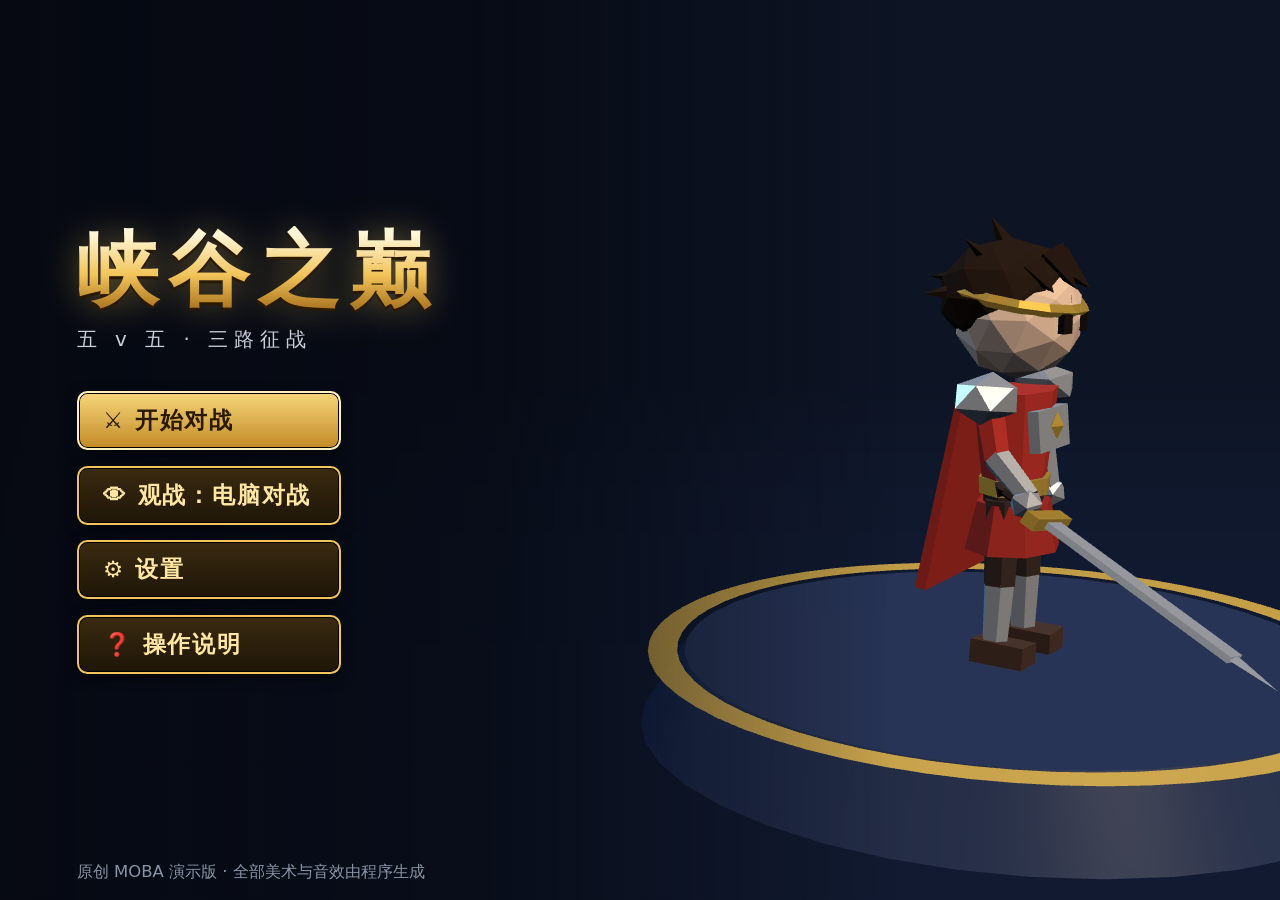
<file: index.html>
<!doctype html>
<html lang="zh-CN">
<head>
<meta charset="utf-8">
<meta name="viewport" content="width=device-width, initial-scale=1, maximum-scale=1, user-scalable=no, viewport-fit=cover">
<meta name="apple-mobile-web-app-capable" content="yes">
<meta name="mobile-web-app-capable" content="yes">
<meta name="theme-color" content="#05070c">
<title>峡谷之巅</title>
<link rel="icon" href="data:,">
<link rel="stylesheet" href="style.css">
<script type="importmap">{ "imports": { "three": "./lib/three.module.min.js" } }</script>
</head>
<body>
<div id="app">
  <div id="view"></div>
  <div id="hud"></div>
  <div id="screens"></div>
</div>
<div id="rotate-tip"><div class="ph"></div><p class="m">请把手机横过来玩</p><p class="d">窗口太窄了，请把浏览器窗口拉宽</p></div>
<div id="boot"><div class="t">峡谷之巅</div><div class="bar"><i></i></div><div class="msg">正在准备战场…</div></div>
<noscript>需要开启 JavaScript 才能运行游戏</noscript>
<script type="module" src="src/main.js"></script>
</body>
</html>
</file>
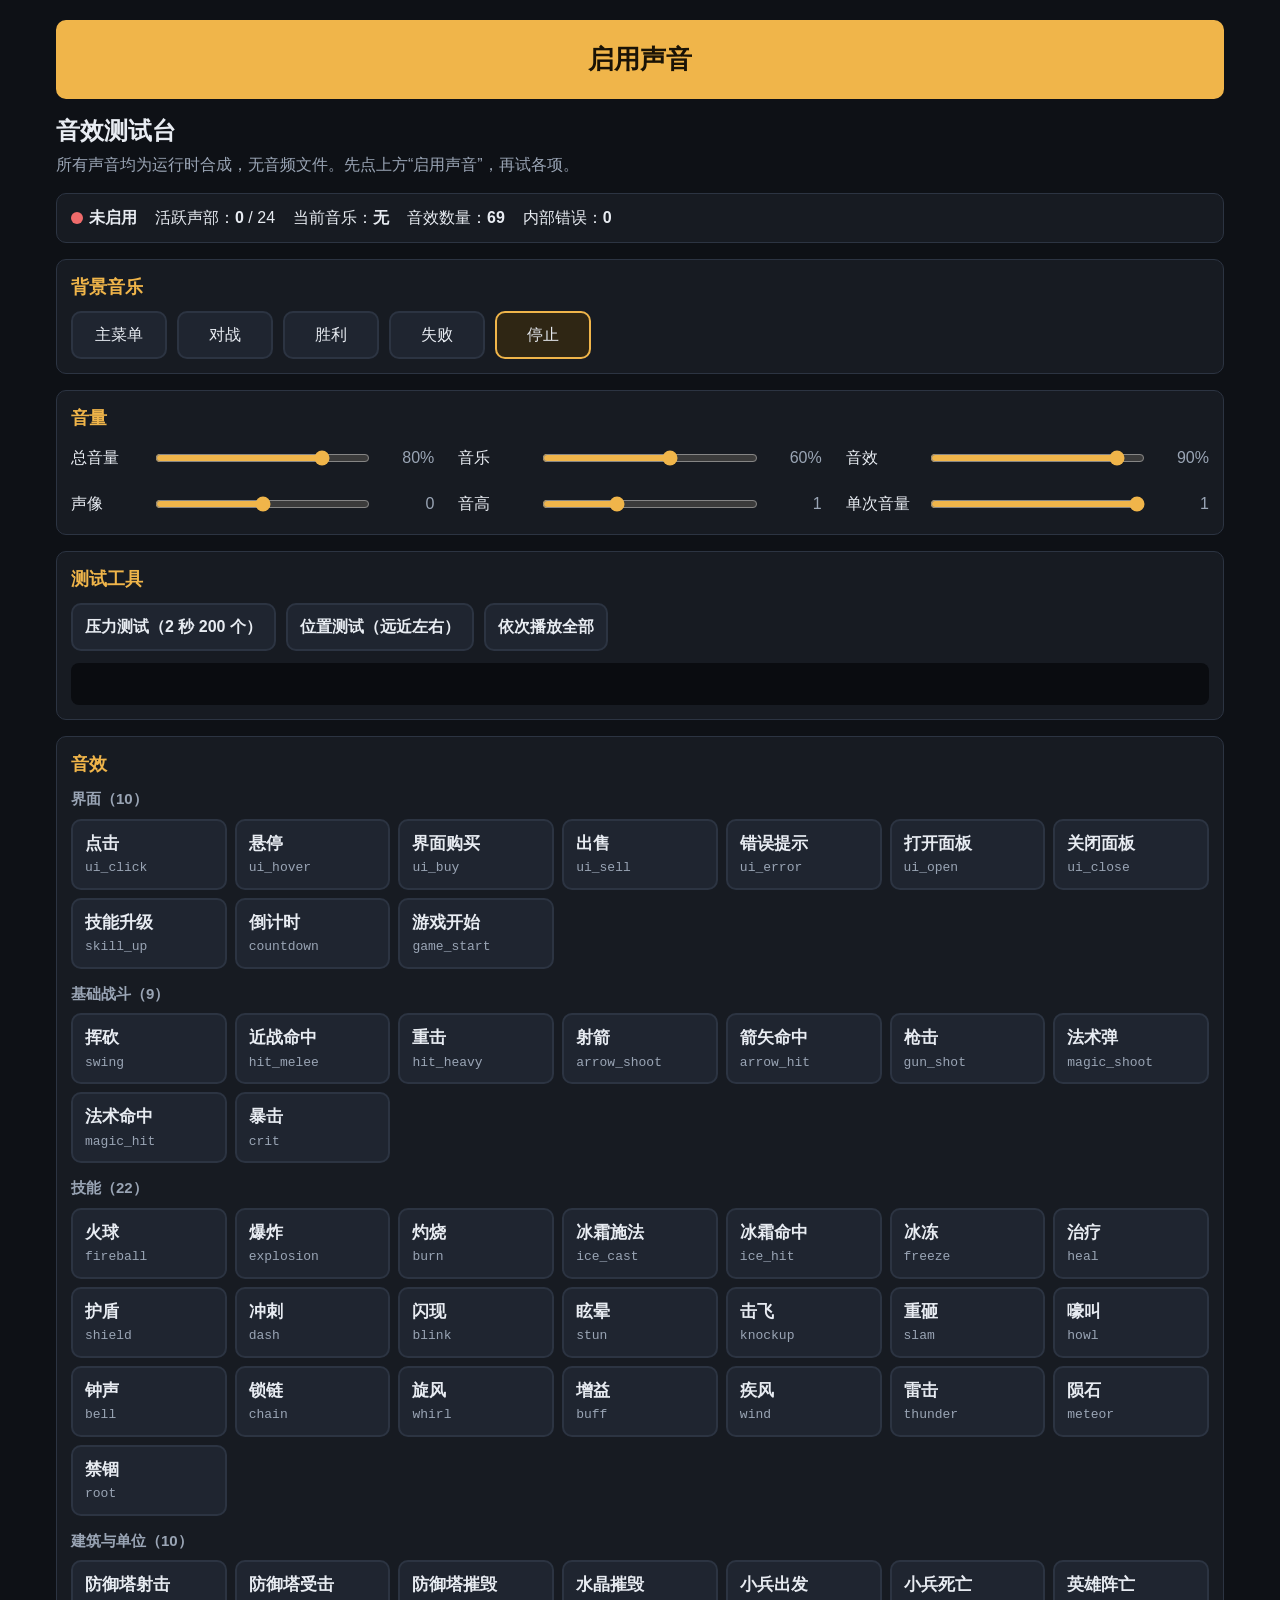
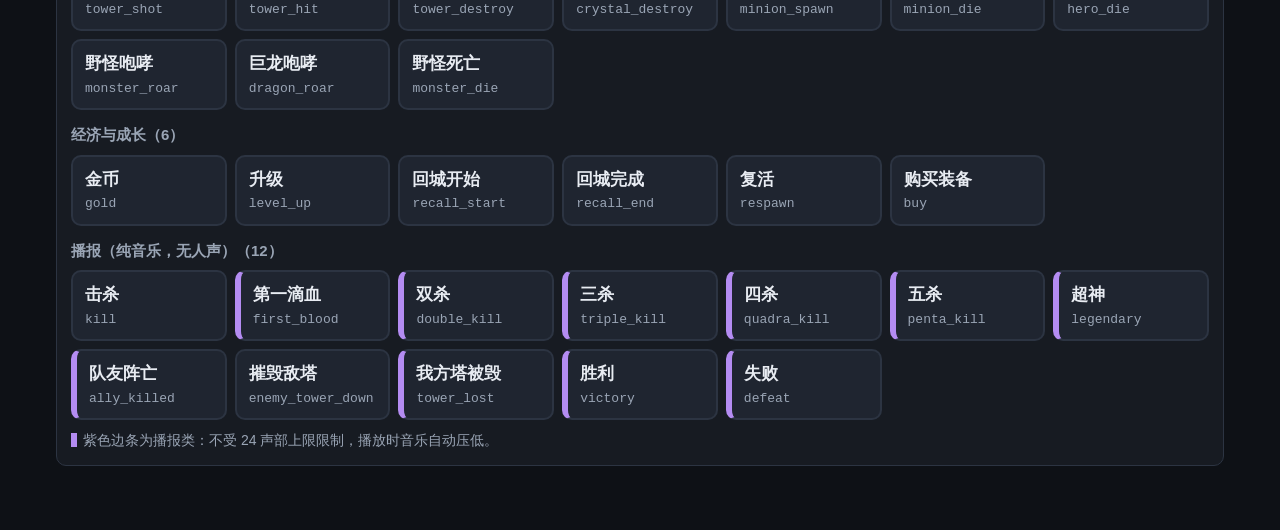
<file: tests/audio_test.html>
<!doctype html>
<html lang="zh-CN">
<head>
<meta charset="utf-8">
<meta name="viewport" content="width=device-width, initial-scale=1">
<title>音效测试台</title>
<style>
  :root {
    color-scheme: dark;
    --bg: #0e1116;
    --panel: #171b22;
    --panel-2: #1f2530;
    --line: #2c3442;
    --text: #e8ecf2;
    --muted: #9aa5b5;
    --accent: #f0b54a;
    --accent-ink: #1a1306;
    --ok: #4cc38a;
    --bad: #ef6b6b;
    --ann: #b48cf2;
    --radius: 10px;
  }
  * { box-sizing: border-box; }
  html, body { margin: 0; background: var(--bg); color: var(--text); }
  body {
    font: 16px/1.5 -apple-system, BlinkMacSystemFont, "PingFang SC", "Microsoft YaHei", "Noto Sans CJK SC", sans-serif;
    padding: 20px 16px 48px;
    max-width: 1200px;
    margin: 0 auto;
  }
  h1 { font-size: 24px; margin: 0 0 4px; }
  h2 { font-size: 18px; margin: 0 0 10px; color: var(--accent); }
  p.sub { margin: 0 0 16px; color: var(--muted); }
  button {
    font: inherit; color: var(--text); background: var(--panel-2);
    border: 2px solid var(--line); border-radius: var(--radius);
    padding: 10px 12px; cursor: pointer; min-height: 48px;
    transition: border-color .12s, background .12s, transform .05s;
  }
  button:hover { border-color: #4a5568; }
  button:active { transform: translateY(1px); }
  button:focus-visible { outline: 3px solid var(--accent); outline-offset: 2px; }
  #unlock {
    display: block; width: 100%; font-size: 26px; font-weight: 700;
    padding: 18px; min-height: 76px; margin-bottom: 14px;
    background: var(--accent); color: var(--accent-ink); border-color: var(--accent);
  }
  #unlock.on { background: #163626; color: var(--ok); border-color: var(--ok); }
  #unlock.fail { background: #3a1717; color: var(--bad); border-color: var(--bad); }
  .status {
    display: flex; flex-wrap: wrap; gap: 8px 18px; padding: 12px 14px; margin-bottom: 16px;
    background: var(--panel); border: 1px solid var(--line); border-radius: var(--radius);
  }
  .status b { font-variant-numeric: tabular-nums; }
  .dot { display: inline-block; width: 12px; height: 12px; border-radius: 50%; background: var(--bad); margin-right: 6px; vertical-align: -1px; }
  .dot.on { background: var(--ok); }
  section {
    background: var(--panel); border: 1px solid var(--line); border-radius: var(--radius);
    padding: 14px; margin-bottom: 16px;
  }
  .row { display: flex; flex-wrap: wrap; gap: 10px; align-items: center; }
  .music button { min-width: 96px; }
  .music button.cur { border-color: var(--accent); background: #2f2614; }
  .sliders { display: grid; grid-template-columns: repeat(auto-fit, minmax(220px, 1fr)); gap: 14px 24px; }
  .sliders label { display: grid; grid-template-columns: 4.5em 1fr 3.5em; align-items: center; gap: 10px; }
  .sliders output { text-align: right; font-variant-numeric: tabular-nums; color: var(--muted); }
  input[type=range] { width: 100%; accent-color: var(--accent); height: 28px; }
  .grid { display: grid; grid-template-columns: repeat(auto-fill, minmax(150px, 1fr)); gap: 8px; }
  .grid button { text-align: left; display: flex; flex-direction: column; gap: 2px; }
  .grid button .zh { font-size: 17px; font-weight: 600; }
  .grid button .en { font-size: 13px; color: var(--muted); font-family: ui-monospace, Menlo, monospace; }
  .grid button.ann { border-left: 6px solid var(--ann); }
  .grid button.flash { border-color: var(--ok); background: #183224; }
  .grid button.drop { border-color: var(--bad); }
  .group + .group { margin-top: 14px; }
  .group h3 { font-size: 15px; margin: 0 0 8px; color: var(--muted); font-weight: 600; }
  .tools button { font-weight: 600; }
  #log {
    margin: 12px 0 0; padding: 10px 12px; min-height: 3em; max-height: 220px; overflow: auto;
    background: #0a0c10; border-radius: 8px; color: #c9d3e0;
    font: 14px/1.5 ui-monospace, Menlo, monospace; white-space: pre-wrap; word-break: break-all;
  }
  .legend { color: var(--muted); font-size: 14px; margin-top: 10px; }
  .legend i { display: inline-block; width: 6px; height: 14px; background: var(--ann); vertical-align: -2px; margin-right: 6px; }
  @media (max-width: 520px) {
    body { padding: 14px 16px 40px; }
    .grid { grid-template-columns: repeat(2, minmax(0, 1fr)); }
    #unlock { font-size: 22px; }
  }
</style>
</head>
<body>
<button id="unlock" type="button">启用声音</button>

<h1>音效测试台</h1>
<p class="sub">所有声音均为运行时合成，无音频文件。先点上方“启用声音”，再试各项。</p>

<div class="status" aria-live="polite">
  <span><span id="dot" class="dot"></span><b id="st">未启用</b></span>
  <span>活跃声部：<b id="voices">0</b> / 24</span>
  <span>当前音乐：<b id="track">无</b></span>
  <span>音效数量：<b id="count">0</b></span>
  <span>内部错误：<b id="errs">0</b></span>
</div>

<section>
  <h2>背景音乐</h2>
  <div class="row music" id="music">
    <button type="button" data-track="menu">主菜单</button>
    <button type="button" data-track="battle">对战</button>
    <button type="button" data-track="victory">胜利</button>
    <button type="button" data-track="defeat">失败</button>
    <button type="button" data-track="">停止</button>
  </div>
</section>

<section>
  <h2>音量</h2>
  <div class="sliders">
    <label>总音量 <input id="v-master" type="range" min="0" max="1" step="0.01"><output id="o-master"></output></label>
    <label>音乐 <input id="v-music" type="range" min="0" max="1" step="0.01"><output id="o-music"></output></label>
    <label>音效 <input id="v-sfx" type="range" min="0" max="1" step="0.01"><output id="o-sfx"></output></label>
  </div>
  <div class="sliders" style="margin-top:14px">
    <label>声像 <input id="p-pan" type="range" min="-1" max="1" step="0.05" value="0"><output id="o-pan">0</output></label>
    <label>音高 <input id="p-pitch" type="range" min="0.5" max="2" step="0.05" value="1"><output id="o-pitch">1</output></label>
    <label>单次音量 <input id="p-vol" type="range" min="0" max="1" step="0.05" value="1"><output id="o-vol">1</output></label>
  </div>
</section>

<section class="tools">
  <h2>测试工具</h2>
  <div class="row">
    <button type="button" id="stress">压力测试（2 秒 200 个）</button>
    <button type="button" id="spatial">位置测试（远近左右）</button>
    <button type="button" id="all">依次播放全部</button>
  </div>
  <div id="log"></div>
</section>

<section>
  <h2>音效</h2>
  <div id="groups"></div>
  <div class="legend"><i></i>紫色边条为播报类：不受 24 声部上限限制，播放时音乐自动压低。</div>
</section>

<script type="module">
import { audio, AudioEngine } from '../src/audio/audio.js';

const $ = (id) => document.getElementById(id);
const NAMES = AudioEngine.SOUND_NAMES;
const ANN = new Set(['first_blood', 'double_kill', 'triple_kill', 'quadra_kill', 'penta_kill', 'legendary', 'victory', 'defeat', 'tower_lost', 'ally_killed']);

const ZH = {
  ui_click: '点击', ui_hover: '悬停', ui_buy: '界面购买', ui_sell: '出售', ui_error: '错误提示',
  ui_open: '打开面板', ui_close: '关闭面板', skill_up: '技能升级', countdown: '倒计时', game_start: '游戏开始',
  swing: '挥砍', hit_melee: '近战命中', hit_heavy: '重击', arrow_shoot: '射箭', arrow_hit: '箭矢命中',
  gun_shot: '枪击', magic_shoot: '法术弹', magic_hit: '法术命中', crit: '暴击',
  fireball: '火球', explosion: '爆炸', burn: '灼烧', ice_cast: '冰霜施法', ice_hit: '冰霜命中', freeze: '冰冻',
  heal: '治疗', shield: '护盾', dash: '冲刺', blink: '闪现', stun: '眩晕', knockup: '击飞', slam: '重砸',
  howl: '嚎叫', bell: '钟声', chain: '锁链', whirl: '旋风', buff: '增益', wind: '疾风', thunder: '雷击',
  meteor: '陨石', root: '禁锢',
  tower_shot: '防御塔射击', tower_hit: '防御塔受击', tower_destroy: '防御塔摧毁', crystal_destroy: '水晶摧毁',
  minion_spawn: '小兵出发', minion_die: '小兵死亡', hero_die: '英雄阵亡', monster_roar: '野怪咆哮',
  dragon_roar: '巨龙咆哮', monster_die: '野怪死亡',
  gold: '金币', level_up: '升级', recall_start: '回城开始', recall_end: '回城完成', respawn: '复活', buy: '购买装备',
  kill: '击杀', first_blood: '第一滴血', double_kill: '双杀', triple_kill: '三杀', quadra_kill: '四杀',
  penta_kill: '五杀', legendary: '超神', ally_killed: '队友阵亡', enemy_tower_down: '摧毁敌塔',
  tower_lost: '我方塔被毁', victory: '胜利', defeat: '失败',
};
const GROUPS = [
  ['界面', ['ui_click', 'ui_hover', 'ui_buy', 'ui_sell', 'ui_error', 'ui_open', 'ui_close', 'skill_up', 'countdown', 'game_start']],
  ['基础战斗', ['swing', 'hit_melee', 'hit_heavy', 'arrow_shoot', 'arrow_hit', 'gun_shot', 'magic_shoot', 'magic_hit', 'crit']],
  ['技能', ['fireball', 'explosion', 'burn', 'ice_cast', 'ice_hit', 'freeze', 'heal', 'shield', 'dash', 'blink', 'stun', 'knockup', 'slam', 'howl', 'bell', 'chain', 'whirl', 'buff', 'wind', 'thunder', 'meteor', 'root']],
  ['建筑与单位', ['tower_shot', 'tower_hit', 'tower_destroy', 'crystal_destroy', 'minion_spawn', 'minion_die', 'hero_die', 'monster_roar', 'dragon_roar', 'monster_die']],
  ['经济与成长', ['gold', 'level_up', 'recall_start', 'recall_end', 'respawn', 'buy']],
  ['播报（纯音乐，无人声）', ['kill', 'first_blood', 'double_kill', 'triple_kill', 'quadra_kill', 'penta_kill', 'legendary', 'ally_killed', 'enemy_tower_down', 'tower_lost', 'victory', 'defeat']],
];

const logEl = $('log');
function log(msg) {
  const t = new Date().toLocaleTimeString('zh-CN', { hour12: false });
  logEl.textContent = `[${t}] ${msg}\n` + logEl.textContent.slice(0, 4000);
}

/* ---------- 启用 ---------- */
async function unlock() {
  const ok = await audio.unlock();
  const b = $('unlock');
  if (ok) {
    b.textContent = '声音已启用';
    b.className = 'on';
  } else if (!audio.ready) {
    b.textContent = '启用失败：浏览器不支持或被拦截，请再点一次';
    b.className = 'fail';
  }
  return ok;
}
$('unlock').addEventListener('click', () => {
  unlock().then((ok) => log(ok ? '已启用声音' : '启用失败'));
});

/* ---------- 音效按钮 ---------- */
const btns = new Map();
const shown = new Set();
const host = $('groups');
function addGroup(title, names) {
  const g = document.createElement('div');
  g.className = 'group';
  const h = document.createElement('h3');
  h.textContent = `${title}（${names.length}）`;
  const grid = document.createElement('div');
  grid.className = 'grid';
  for (const n of names) {
    const b = document.createElement('button');
    b.type = 'button';
    b.dataset.name = n;
    if (ANN.has(n)) b.classList.add('ann');
    b.innerHTML = `<span class="zh"></span><span class="en"></span>`;
    b.querySelector('.zh').textContent = ZH[n] || n;
    b.querySelector('.en').textContent = n;
    grid.appendChild(b);
    btns.set(n, b);
    shown.add(n);
  }
  g.append(h, grid);
  host.appendChild(g);
}
for (const [title, list] of GROUPS) {
  const names = list.filter((n) => NAMES.includes(n));
  if (names.length) addGroup(title, names);
}
const rest = NAMES.filter((n) => !shown.has(n));
if (rest.length) addGroup('其他', rest);
$('count').textContent = NAMES.length;

function opts() {
  return { pan: +$('p-pan').value, pitch: +$('p-pitch').value, volume: +$('p-vol').value };
}
function flash(name, ok) {
  const b = btns.get(name);
  if (!b) return;
  const cls = ok ? 'flash' : 'drop';
  b.classList.add(cls);
  setTimeout(() => b.classList.remove(cls), 220);
}
function fire(name, o) {
  const ok = audio.play(name, o);
  flash(name, ok);
  return ok;
}
host.addEventListener('click', (ev) => {
  const b = ev.target.closest('button[data-name]');
  if (!b) return;
  const name = b.dataset.name;
  // 每个按钮都会尝试解锁（同一用户手势内），然后播放
  if (audio.ready) {
    if (!fire(name, opts())) log(`${name} 未播放（限频或声部已满）`);
  } else {
    unlock().then((ok) => ok && fire(name, opts()));
  }
});

/* ---------- 音乐 ---------- */
let curTrack = null;
function markTrack() {
  for (const b of $('music').querySelectorAll('button')) b.classList.toggle('cur', (b.dataset.track || null) === curTrack);
  $('track').textContent = { menu: '主菜单', battle: '对战', victory: '胜利', defeat: '失败' }[curTrack] || '无';
}
$('music').addEventListener('click', (ev) => {
  const b = ev.target.closest('button');
  if (!b) return;
  const t = b.dataset.track || null;
  audio.unlock();
  // 胜利/失败是一次性乐曲：先清空再播放，方便重复试听
  if (t === 'victory' || t === 'defeat') audio.playMusic(null);
  audio.playMusic(t);
  curTrack = t;
  markTrack();
  log(t ? `音乐：${b.textContent}` : '音乐：停止');
});
markTrack();

/* ---------- 音量 ---------- */
const vols = audio.getVolumes();
for (const k of ['master', 'music', 'sfx']) {
  const inp = $('v-' + k);
  const out = $('o-' + k);
  inp.value = vols[k];
  out.textContent = Math.round(vols[k] * 100) + '%';
  inp.addEventListener('input', () => {
    audio.setVolumes({ [k]: +inp.value });
    out.textContent = Math.round(inp.value * 100) + '%';
  });
}
for (const k of ['pan', 'pitch', 'vol']) {
  const inp = $('p-' + k);
  inp.addEventListener('input', () => ($('o-' + k).textContent = (+inp.value).toFixed(2).replace(/\.?0+$/, '') || '0'));
}

/* ---------- 测试工具 ---------- */
let busy = 0;
function stop() {
  clearInterval(busy);
  busy = 0;
}
$('stress').addEventListener('click', async () => {
  if (!(await unlock())) return;
  stop();
  let i = 0, ok = 0, maxV = 0;
  const t0 = performance.now();
  busy = setInterval(() => {
    // 计时器可能被合并，按已过时间补足，保证 2 秒内发满 200 次
    const target = Math.min(200, Math.ceil(((performance.now() - t0) / 2000) * 200));
    while (i < target) {
      const n = NAMES[(Math.random() * NAMES.length) | 0];
      if (fire(n, { pan: Math.random() * 2 - 1, volume: 0.4 + Math.random() * 0.6, pitch: 0.8 + Math.random() * 0.4 })) ok++;
      i++;
      maxV = Math.max(maxV, audio.activeVoices);
    }
    if (i >= 200) {
      stop();
      log(`压力测试：请求 200 个，实际发声 ${ok} 个（其余被限频或声部上限拦下），最多同时 ${maxV} 个声部（播报类可超出 24），用时 ${((performance.now() - t0) / 1000).toFixed(2)} 秒`);
    }
  }, 10);
});

$('spatial').addEventListener('click', async () => {
  if (!(await unlock())) return;
  stop();
  // 听者在原点；8 内满音量，45 外无声，左右按 dx/30
  const steps = [
    ['原点（满音量居中）', 0, 0], ['左侧 20', -20, 0], ['右侧 30', 30, 0],
    ['前方 40（很轻）', 0, 40], ['右侧 50（应无声）', 50, 0],
  ];
  let k = 0;
  const go = () => {
    const [label, x, y] = steps[k];
    const ok = audio.playAt('hit_melee', x, y, 0, 0);
    log(`位置测试 ${label}：${ok ? '已播放' : '未播放'}`);
    if (++k >= steps.length) stop();
  };
  go();
  busy = setInterval(go, 700);
});

$('all').addEventListener('click', async () => {
  if (!(await unlock())) return;
  stop();
  const LONG = { bell: 2300, crystal_destroy: 2600, victory: 3200, defeat: 3200, dragon_roar: 1700, penta_kill: 2600, legendary: 2600 };
  let k = 0;
  const next = () => {
    if (k >= NAMES.length) {
      busy = 0;
      log('全部播放完毕');
      return;
    }
    const n = NAMES[k++];
    fire(n, opts());
    log(`播放 ${ZH[n] || n}（${n}）`);
    busy = setTimeout(next, LONG[n] || (ANN.has(n) ? 1800 : 650));
  };
  busy = setTimeout(next, 0);
});

/* ---------- 状态刷新 ---------- */
setInterval(() => {
  const r = audio.ready;
  $('dot').className = 'dot' + (r ? ' on' : '');
  $('st').textContent = r ? '已启用' : audio.ctx ? '已挂起（点任意按钮恢复）' : '未启用';
  $('voices').textContent = audio.activeVoices;
  $('errs').textContent = audio.errors;
  if (audio.errors && audio.lastError && !window.__shownErr) {
    window.__shownErr = true;
    log('内部错误：' + (audio.lastError && audio.lastError.message || audio.lastError));
  }
}, 200);

// 供调试
window.audio = audio;
</script>
</body>
</html>
</file>
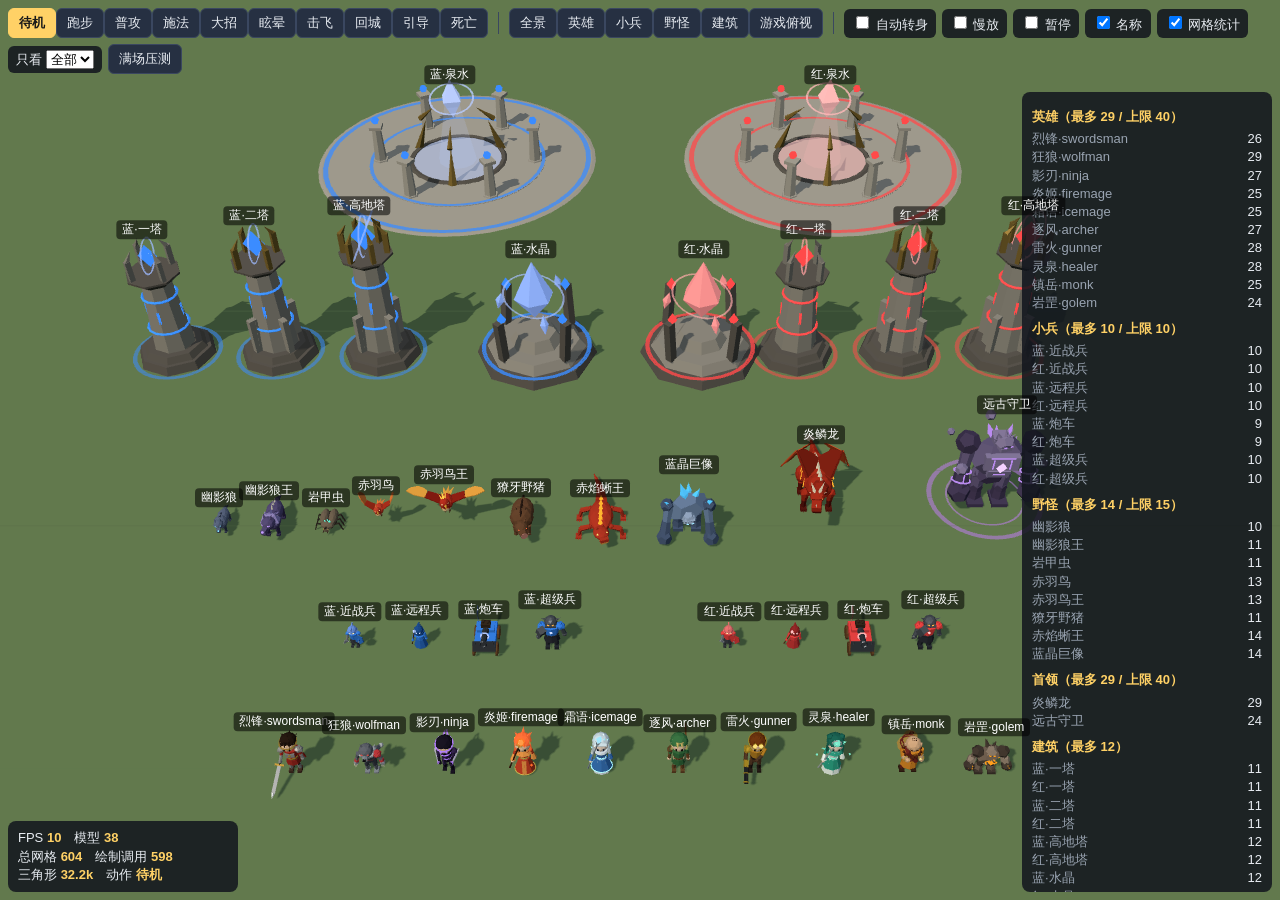
<file: tests/model_viewer.html>
<!doctype html>
<html lang="zh-CN">
<head>
<meta charset="utf-8">
<meta name="viewport" content="width=device-width, initial-scale=1">
<title>模型检视台</title>
<!--
  《峡谷之巅》单位模型检视页。
  update(state) 字段（全部可选）：
    t 秒、dt 帧间隔、moving、moveSpeed（定步频）
    act 'attack'|'cast'|null、actT 已进行秒数、actDur 总时长、castSlot 0/1/2（2 为大招）、attackIdx 第几次普攻
    dead、deadT 死亡后秒数、stunned、airborne（抬高由渲染器做）、channel 引导、recalling 回城
  操作：左键拖拽旋转，右键（或 Shift+左键）拖拽平移，滚轮缩放。
-->
<style>
  :root { --bg: #11151c; --panel: rgba(18, 22, 30, 0.86); --text: #e8ecf2; --muted: #9aa4b2; --accent: #ffd166; --bad: #ff5a5a; --ok: #6ee7a8; }
  html, body { margin: 0; height: 100%; background: var(--bg); color: var(--text); font: 13px/1.4 -apple-system, "PingFang SC", "Microsoft YaHei", sans-serif; overflow: hidden; }
  #view { position: fixed; inset: 0; }
  #bar { position: fixed; top: 8px; left: 8px; right: 8px; display: flex; flex-wrap: wrap; gap: 6px; align-items: center; pointer-events: none; }
  #bar > * { pointer-events: auto; }
  button { background: #263042; color: var(--text); border: 1px solid #3a4760; border-radius: 6px; padding: 5px 10px; font: inherit; cursor: pointer; }
  button:hover { background: #31405a; }
  button.on { background: var(--accent); color: #1a1a1a; border-color: var(--accent); font-weight: 600; }
  .sep { width: 1px; height: 22px; background: #3a4760; margin: 0 4px; }
  label.chk { background: var(--panel); padding: 4px 8px; border-radius: 6px; user-select: none; }
  #stats { position: fixed; left: 8px; bottom: 8px; background: var(--panel); padding: 8px 10px; border-radius: 8px; min-width: 210px; }
  #stats b { color: var(--accent); }
  #counts { position: fixed; right: 8px; top: 92px; bottom: 8px; width: 230px; overflow: auto; background: var(--panel); padding: 8px 10px; border-radius: 8px; }
  #counts h4 { margin: 8px 0 4px; color: var(--accent); font-size: 13px; }
  #counts .row { display: flex; justify-content: space-between; color: var(--muted); }
  #counts .row span:last-child { color: var(--text); font-variant-numeric: tabular-nums; }
  #counts .row.bad span:last-child { color: var(--bad); font-weight: 700; }
  #err { position: fixed; left: 50%; transform: translateX(-50%); bottom: 8px; background: #5a1d1d; color: #ffd6d6; padding: 6px 10px; border-radius: 6px; display: none; max-width: 60vw; }
  .lbl { position: fixed; transform: translate(-50%, -100%); padding: 1px 6px; border-radius: 4px; background: rgba(0, 0, 0, 0.55); color: #fff; font-size: 12px; white-space: nowrap; pointer-events: none; }
  @media (max-width: 700px) { #counts { display: none; } }
</style>
<script type="importmap">{ "imports": { "three": "../lib/three.module.min.js" } }</script>
</head>
<body>
<div id="view"></div>
<div id="bar">
  <span id="acts"></span>
  <span class="sep"></span>
  <span id="cams"></span>
  <span class="sep"></span>
  <label class="chk"><input type="checkbox" id="spin"> 自动转身</label>
  <label class="chk"><input type="checkbox" id="slow"> 慢放</label>
  <label class="chk"><input type="checkbox" id="pause"> 暂停</label>
  <label class="chk"><input type="checkbox" id="labels" checked> 名称</label>
  <label class="chk"><input type="checkbox" id="cnt" checked> 网格统计</label>
  <label class="chk">只看 <select id="only">
    <option value="">全部</option><option>英雄</option><option>小兵</option><option>野怪</option><option>首领</option><option>建筑</option>
  </select></label>
  <button id="stress">满场压测</button>
</div>
<div id="stats"></div>
<div id="counts"></div>
<div id="err"></div>

<script type="module">
import * as THREE from 'three';
import {
  createHeroModel, createMinionModel, createMonsterModel, createTowerModel,
  createCrystalModel, createFountainModel, countMeshes, TEAM_COLORS,
} from '../src/render/models/index.js';
import { HEROES } from '../src/data/heroes.js';

// ---------- 场景 ----------
const view = document.getElementById('view');
const renderer = new THREE.WebGLRenderer({ antialias: true });
renderer.setPixelRatio(Math.min(2, window.devicePixelRatio));
renderer.setSize(innerWidth, innerHeight);
renderer.shadowMap.enabled = true;
renderer.shadowMap.type = THREE.PCFSoftShadowMap;
view.appendChild(renderer.domElement);

const scene = new THREE.Scene();
scene.background = new THREE.Color('#9fb6c9');
scene.fog = new THREE.Fog('#9fb6c9', 120, 260);
const camera = new THREE.PerspectiveCamera(40, innerWidth / innerHeight, 0.1, 600);

scene.add(new THREE.HemisphereLight('#dfefff', '#4b5a3c', 1.1));
const sun = new THREE.DirectionalLight('#fff4e0', 2.0);
sun.position.set(-30, 60, 35);
sun.castShadow = true;
sun.shadow.mapSize.set(4096, 4096);
const sc = sun.shadow.camera;
sc.left = -60; sc.right = 60; sc.top = 60; sc.bottom = -60; sc.near = 1; sc.far = 200;
sun.shadow.bias = -0.0004;
scene.add(sun, sun.target);

const ground = new THREE.Mesh(new THREE.PlaneGeometry(400, 400), new THREE.MeshLambertMaterial({ color: '#6f8a5a' }));
ground.rotation.x = -Math.PI / 2;
ground.receiveShadow = true;
scene.add(ground);
const grid = new THREE.GridHelper(200, 100, '#4d6340', '#5f7a4e');
grid.position.y = 0.01;
grid.material.transparent = true; grid.material.opacity = 0.35;
scene.add(grid);

// ---------- 模型清单 ----------
const show = new THREE.Group(), stressG = new THREE.Group();
scene.add(show, stressG);
stressG.visible = false;
const showList = [], stressList = [];

// kind: hero/minion/monster/boss/structure，决定动作时长和能否被击飞
const ACT_DUR = { hero: 0.55, minion: 0.6, monster: 0.8, boss: 1.5, structure: 0.5 };
const LIMIT = { hero: 40, minion: 10, monster: 15, boss: 40 };

function place(list, parent, model, name, cat, kind, x, z, ry = 0) {
  const st = {
    t: 0, dt: 0, moving: false, moveSpeed: 7, act: null, actT: 0, actDur: 0.5, castSlot: 0, attackIdx: 0,
    dead: false, deadT: 0, stunned: false, airborne: false, channel: false, recalling: false,
  };
  model.root.position.set(x, 0, z);
  model.root.rotation.y = ry;
  parent.add(model.root);
  const e = { model, name, cat, kind, st, x, z, ry, meshes: countMeshes(model.root), err: 0, lbl: null };
  list.push(e);
  return e;
}

const HERO_DEFS = HEROES.length ? HEROES : [];
// 第一排：英雄
HERO_DEFS.forEach((h, i) => place(showList, show, createHeroModel(h, 1), h.name + '·' + h.model, '英雄', 'hero', (i - 4.5) * 3.2, 14));
// 第二排：小兵（两队）
['melee', 'ranged', 'siege', 'super'].forEach((m, i) => {
  const nm = { melee: '近战兵', ranged: '远程兵', siege: '炮车', super: '超级兵' }[m];
  place(showList, show, createMinionModel(m, 1), '蓝·' + nm, '小兵', 'minion', -13 + i * 3, 7.5);
  place(showList, show, createMinionModel(m, 2), '红·' + nm, '小兵', 'minion', 4 + i * 3, 7.5);
});
// 第三排：野怪（按体型留间距）
const MON = [
  ['wolf', '幽影狼', 2.2], ['wolfBig', '幽影狼王', 3], ['beetle', '岩甲虫', 2.4], ['bird', '赤羽鸟', 2.8], ['birdBig', '赤羽鸟王', 4],
  ['boar', '獠牙野猪', 3.4], ['redLizard', '赤焰蜥王', 4.4], ['blueGolem', '蓝晶巨像', 4.2], ['drake', '炎鳞龙', 9], ['guardian', '远古守卫', 8.5],
];
{
  const total = MON.reduce((a, m) => a + m[2], 0);
  let x = -total / 2;
  for (const [id, nm, w] of MON) {
    const boss = id === 'drake' || id === 'guardian';
    place(showList, show, createMonsterModel(id), nm, boss ? '首领' : '野怪', boss ? 'boss' : 'monster', x + w / 2, boss ? -2 : 0);
    x += w;
  }
}
// 第四排：防御塔（两队三档）+ 水晶
['outer', 'inner', 'high'].forEach((tier, i) => {
  const nm = { outer: '一塔', inner: '二塔', high: '高地塔' }[tier];
  place(showList, show, createTowerModel(tier, 1), '蓝·' + nm, '建筑', 'structure', -27 + i * 6, -14);
  place(showList, show, createTowerModel(tier, 2), '红·' + nm, '建筑', 'structure', 9 + i * 6, -14);
});
place(showList, show, createCrystalModel(1), '蓝·水晶', '建筑', 'structure', -6, -14);
place(showList, show, createCrystalModel(2), '红·水晶', '建筑', 'structure', 3.5, -14);
// 第五排：泉水
place(showList, show, createFountainModel(1), '蓝·泉水', '建筑', 'structure', -13, -36);
place(showList, show, createFountainModel(2), '红·泉水', '建筑', 'structure', 13, -36);

// ---------- 满场压测：10 英雄 + 80 小兵 + 20 野怪 + 22 塔 ----------
let stressBuilt = false;
function buildStress() {
  if (stressBuilt) return;
  stressBuilt = true;
  let n = 0;
  const pos = (cols, sp, z0) => { const i = n++; return [((i % cols) - (cols - 1) / 2) * sp, z0 - Math.floor(i / cols) * sp]; };
  n = 0;
  for (let i = 0; i < 10; i++) { const [x, z] = pos(10, 3.2, 30); place(stressList, stressG, createHeroModel(HERO_DEFS[i % HERO_DEFS.length], 1 + (i % 2)), '', '英雄', 'hero', x, z); }
  n = 0;
  const MT = ['melee', 'melee', 'melee', 'ranged', 'ranged', 'ranged', 'siege', 'super'];
  for (let i = 0; i < 80; i++) { const [x, z] = pos(20, 2.2, 25); place(stressList, stressG, createMinionModel(MT[i % 8], 1 + (i % 2)), '', '小兵', 'minion', x, z); }
  n = 0;
  const MM = ['wolf', 'wolf', 'wolfBig', 'beetle', 'beetle', 'beetle', 'bird', 'bird', 'birdBig', 'boar', 'redLizard', 'blueGolem', 'wolf', 'wolf', 'wolfBig', 'beetle', 'bird', 'boar', 'drake', 'guardian'];
  for (let i = 0; i < 20; i++) { const [x, z] = pos(10, 5.5, 13); place(stressList, stressG, createMonsterModel(MM[i]), '', '野怪', 'monster', x, z); }
  n = 0;
  const TT = ['outer', 'inner', 'high'];
  for (let i = 0; i < 22; i++) { const [x, z] = pos(11, 7, 0); place(stressList, stressG, createTowerModel(TT[i % 3], 1 + (i % 2)), '', '建筑', 'structure', x, z); }
  stressG.position.z = -10;
}

// ---------- 名称标签 ----------
for (const e of showList) {
  const d = document.createElement('div');
  d.className = 'lbl';
  d.textContent = e.name;
  document.body.appendChild(d);
  e.lbl = d;
}

// ---------- 网格数统计 ----------
function renderCounts() {
  const box = document.getElementById('counts');
  const groups = {};
  for (const e of showList) (groups[e.cat] = groups[e.cat] || []).push(e);
  let html = '';
  for (const cat of ['英雄', '小兵', '野怪', '首领', '建筑']) {
    const arr = groups[cat];
    if (!arr) continue;
    const max = Math.max(...arr.map((e) => e.meshes));
    html += `<h4>${cat}（最多 ${max}${LIMIT[arr[0].kind] ? ' / 上限 ' + LIMIT[arr[0].kind] : ''}）</h4>`;
    for (const e of arr) {
      const lim = LIMIT[e.kind];
      html += `<div class="row${lim && e.meshes > lim ? ' bad' : ''}"><span>${e.name}</span><span>${e.meshes}</span></div>`;
    }
  }
  box.innerHTML = html;
}
renderCounts();

// ---------- 动作按钮 ----------
const ACTS = [
  ['idle', '待机'], ['run', '跑步'], ['attack', '普攻'], ['cast', '施法'], ['ult', '大招'],
  ['stun', '眩晕'], ['air', '击飞'], ['recall', '回城'], ['channel', '引导'], ['dead', '死亡'],
];
let mode = 'idle', modeT = 0;
const actBox = document.getElementById('acts');
const actBtns = {};
for (const [id, nm] of ACTS) {
  const b = document.createElement('button');
  b.textContent = nm;
  b.onclick = () => setMode(id);
  actBox.appendChild(b);
  actBtns[id] = b;
}
function setMode(id) {
  mode = id; modeT = 0;
  for (const k in actBtns) actBtns[k].classList.toggle('on', k === id);
}
setMode('idle');

// 按当前动作填写状态
function drive(e, t, dt) {
  const s = e.st;
  s.t = t; s.dt = dt;
  s.moving = mode === 'run';
  s.stunned = mode === 'stun';
  s.recalling = mode === 'recall';
  s.channel = mode === 'channel';
  s.dead = mode === 'dead';
  s.deadT = s.dead ? modeT : 0;
  if (mode === 'attack' || mode === 'cast' || mode === 'ult') {
    const base = ACT_DUR[e.kind];
    const dur = base * (mode === 'ult' ? 1.6 : mode === 'cast' ? 1.25 : 1);
    const per = dur + 0.45;
    const n = Math.floor(modeT / per), tt = modeT - n * per;
    s.act = tt < dur ? (mode === 'attack' ? 'attack' : 'cast') : null;
    s.actT = tt; s.actDur = dur; s.attackIdx = n;
    s.castSlot = mode === 'ult' ? 2 : n % 2;
  } else { s.act = null; s.actT = 0; }
  let lift = 0;
  if (mode === 'air' && e.kind !== 'structure') {
    const per = 1.7, tt = modeT % per;
    s.airborne = tt < 1.0;
    lift = s.airborne ? Math.sin(tt * Math.PI) * 1.6 : 0;
  } else s.airborne = false;
  e.model.root.position.y = lift;
}

// ---------- 相机：拖拽旋转、滚轮缩放、右键平移 ----------
const cam = { target: new THREE.Vector3(0, 1.5, 0), yaw: 0, pitch: 0.75, dist: 52 };
function applyCam() {
  cam.pitch = Math.max(0.05, Math.min(1.5, cam.pitch));
  cam.dist = Math.max(2, Math.min(250, cam.dist));
  const cp = Math.cos(cam.pitch);
  camera.position.set(
    cam.target.x + Math.sin(cam.yaw) * cp * cam.dist,
    cam.target.y + Math.sin(cam.pitch) * cam.dist,
    cam.target.z + Math.cos(cam.yaw) * cp * cam.dist,
  );
  camera.lookAt(cam.target);
}
const CAMS = [
  ['全景', () => setCam(0, 1.5, -4, 0, 0.75, 64)],
  ['英雄', () => setCam(0, 1.1, 14, 0, 0.32, 20)],
  ['小兵', () => setCam(0, 0.8, 7.5, 0, 0.35, 18)],
  ['野怪', () => setCam(0, 1.2, -1, 0, 0.4, 32)],
  ['建筑', () => setCam(-6, 3, -18, 0, 0.35, 46)],
  ['游戏俯视', () => setCam(0, 0, 10, 0, Math.PI / 3, 27)],
];
function setCam(x, y, z, yaw, pitch, dist) { cam.target.set(x, y, z); cam.yaw = yaw; cam.pitch = pitch; cam.dist = dist; applyCam(); }
const camBox = document.getElementById('cams');
for (const [nm, fn] of CAMS) { const b = document.createElement('button'); b.textContent = nm; b.onclick = fn; camBox.appendChild(b); }
CAMS[0][1]();

let drag = null;
const cvs = renderer.domElement;
cvs.addEventListener('contextmenu', (ev) => ev.preventDefault());
cvs.addEventListener('pointerdown', (ev) => {
  drag = { x: ev.clientX, y: ev.clientY, pan: ev.button === 2 || ev.shiftKey };
  cvs.setPointerCapture(ev.pointerId);
});
cvs.addEventListener('pointermove', (ev) => {
  if (!drag) return;
  const dx = ev.clientX - drag.x, dy = ev.clientY - drag.y;
  drag.x = ev.clientX; drag.y = ev.clientY;
  if (drag.pan) {
    const k = cam.dist * 0.0016;
    const cy = Math.cos(cam.yaw), sy = Math.sin(cam.yaw);
    cam.target.x += (-dx * cy - dy * sy) * k;
    cam.target.z += (dx * sy - dy * cy) * k;
  } else {
    cam.yaw -= dx * 0.006;
    cam.pitch += dy * 0.005;
  }
  applyCam();
});
cvs.addEventListener('pointerup', () => { drag = null; });
cvs.addEventListener('wheel', (ev) => {
  ev.preventDefault();
  cam.dist *= Math.exp(ev.deltaY * 0.0012);
  applyCam();
}, { passive: false });
addEventListener('resize', () => {
  camera.aspect = innerWidth / innerHeight;
  camera.updateProjectionMatrix();
  renderer.setSize(innerWidth, innerHeight);
});

// ---------- 开关 ----------
const spinChk = document.getElementById('spin'), lblChk = document.getElementById('labels');
const cntChk = document.getElementById('cnt'), onlySel = document.getElementById('only');
cntChk.onchange = () => { document.getElementById('counts').style.display = cntChk.checked ? '' : 'none'; };
if (innerWidth < 1100) { cntChk.checked = false; cntChk.onchange(); }
// 只看某一类：其它类隐藏，方便近距离检查
onlySel.onchange = () => {
  for (const e of showList) e.model.root.visible = !onlySel.value || e.cat === onlySel.value;
};
const stressBtn = document.getElementById('stress');
stressBtn.onclick = () => {
  buildStress();
  const on = !stressG.visible;
  stressG.visible = on; show.visible = !on;
  stressBtn.classList.toggle('on', on);
  if (on) setCam(0, 0, 4, 0, 0.8, 75); else CAMS[0][1]();
};

// ---------- 主循环 ----------
const errBox = document.getElementById('err');
let errCount = 0;
function reportErr(e, ex) {
  errCount++;
  if (e.err++ === 0) console.error('[模型更新出错]', e.name || e.cat, ex);
  errBox.style.display = 'block';
  errBox.textContent = `更新出错 ${errCount} 次（首个：${e.name || e.cat}：${ex && ex.message}）`;
}
addEventListener('error', (ev) => { errBox.style.display = 'block'; errBox.textContent = '脚本错误：' + ev.message; });

const statsBox = document.getElementById('stats');
const clock = new THREE.Clock();
let t = 0, spinA = 0, fpsN = 0, fpsT = 0, fps = 0;
const _v = new THREE.Vector3();

function visibleMeshes(list) { let n = 0; for (const e of list) n += e.meshes; return n; }

function frame() {
  requestAnimationFrame(frame);
  const slow = document.getElementById('slow').checked ? 0.25 : 1;
  const paused = document.getElementById('pause').checked || window.__mv.freeze;
  const dt = paused ? 0 : Math.min(0.1, clock.getDelta()) * slow;
  if (paused) clock.getDelta();
  t += dt; modeT += dt;
  if (spinChk.checked) spinA += dt * 0.6;
  const list = stressG.visible ? stressList : showList;
  for (const e of list) {
    if (paused) break;
    drive(e, t, dt);
    e.model.root.rotation.y = e.ry + (spinChk.checked ? spinA : 0);
    try { e.model.update(e.st); } catch (ex) { reportErr(e, ex); }
  }
  renderer.render(scene, camera);

  // 标签
  const showLbl = lblChk.checked && show.visible;
  for (const e of showList) {
    if (!showLbl || !e.model.root.visible) { e.lbl.style.display = 'none'; continue; }
    _v.set(e.x, e.model.height + 0.35 + e.model.root.position.y, e.z).project(camera);
    if (_v.z > 1 || _v.z < -1) { e.lbl.style.display = 'none'; continue; }
    e.lbl.style.display = 'block';
    e.lbl.style.left = ((_v.x + 1) / 2 * innerWidth) + 'px';
    e.lbl.style.top = ((1 - _v.y) / 2 * innerHeight) + 'px';
  }

  fpsN++; fpsT += dt;
  if (fpsT >= 0.5) {
    fps = fpsN / fpsT; fpsN = 0; fpsT = 0;
    const info = renderer.info.render;
    statsBox.innerHTML =
      `FPS <b>${fps.toFixed(0)}</b>　模型 <b>${list.length}</b><br>` +
      `总网格 <b>${visibleMeshes(list)}</b>　绘制调用 <b>${info.calls}</b><br>` +
      `三角形 <b>${(info.triangles / 1000).toFixed(1)}k</b>　动作 <b>${actBtns[mode].textContent}</b>` +
      (stressG.visible ? '<br>满场压测：10 英雄 / 80 小兵 / 20 野怪 / 22 塔' : '');
  }
}
// 自查用（freeze=true 时主循环不再驱动动作，可手动摆姿势）
window.__mv = { showList, stressList, setMode, setCam, scene, renderer, camera, TEAM_COLORS, freeze: false };
frame();
</script>
</body>
</html>
</file>
<file: style.css>
/* 《峡谷之巅》界面样式。字号用 rem，随屏幕大小缩放；状态尽量用颜色、外框和图形表达 */
:root {
  --gold: #f2c45a;
  --gold-hi: #ffe7a3;
  --gold-dk: #9a6b1c;
  --blue: #3b9bff;
  --blue-dk: #123a6e;
  --red: #ff4a4a;
  --red-dk: #6e1616;
  --green: #45e05f;
  --panel: rgba(12, 18, 30, 0.86);
  --panel-2: rgba(22, 32, 52, 0.92);
  --line: rgba(242, 196, 90, 0.55);
  --text: #f4f1e8;
  --text-2: #c9cfdb;
  --safe-l: env(safe-area-inset-left, 0px);
  --safe-r: env(safe-area-inset-right, 0px);
  --safe-b: env(safe-area-inset-bottom, 0px);
}

* { box-sizing: border-box; -webkit-tap-highlight-color: transparent; }
html {
  font-size: clamp(14px, 1.15vmin + 7px, 19px);
  height: 100%;
}
body {
  margin: 0; height: 100%; overflow: hidden;
  background: #05070c; color: var(--text);
  font-family: "PingFang SC", "Microsoft YaHei", "Noto Sans SC", system-ui, sans-serif;
  user-select: none; -webkit-user-select: none; touch-action: none;
  overscroll-behavior: none;
}
button { font: inherit; color: inherit; }
img { -webkit-user-drag: none; user-select: none; }

#app { position: fixed; inset: 0; overflow: hidden; }
#view { position: absolute; inset: 0; }
#view canvas.game-canvas { position: absolute; inset: 0; width: 100%; height: 100%; display: block; transition: filter 0.6s; }
#view.dead canvas.game-canvas { filter: grayscale(0.88) brightness(0.8); }
#hud { position: absolute; inset: 0; pointer-events: none; display: none; }
#hud.on { display: block; }
#hud .pe { pointer-events: auto; }
#screens { position: absolute; inset: 0; pointer-events: none; }
.screen { position: absolute; inset: 0; display: none; pointer-events: auto; }
.screen.on { display: flex; }

/* —— 通用按钮 —— */
.btn {
  display: inline-flex; align-items: center; justify-content: center; gap: 0.5em;
  min-height: 2.9rem; padding: 0.5rem 1.6rem;
  border: 2px solid var(--gold); border-radius: 0.6rem;
  background: linear-gradient(180deg, #3a2a10, #1e1608);
  color: var(--gold-hi); font-size: 1.15rem; font-weight: 700; letter-spacing: 0.08em;
  cursor: pointer; box-shadow: 0 0 0 1px #000 inset, 0 4px 14px rgba(0,0,0,0.5);
  transition: transform 0.08s, box-shadow 0.15s, background 0.15s;
}
.btn:hover { background: linear-gradient(180deg, #5a4216, #2a1f0a); box-shadow: 0 0 0 1px #000 inset, 0 0 18px rgba(242,196,90,0.45); }
.btn:active { transform: scale(0.96); }
.btn.primary { background: linear-gradient(180deg, #f6d57a, #c28a26); color: #2a1a04; border-color: #fff0c0; }
.btn.primary:hover { background: linear-gradient(180deg, #ffe39a, #d79c34); }
.btn.blue { border-color: #7fc0ff; background: linear-gradient(180deg, #1d4c8a, #0d2442); color: #e6f2ff; }
.btn.red { border-color: #ff8a8a; background: linear-gradient(180deg, #8a1d1d, #420d0d); color: #ffe6e6; }
.btn.small { min-height: 2.3rem; padding: 0.3rem 1rem; font-size: 1rem; }
.btn:disabled { opacity: 0.45; cursor: default; filter: grayscale(0.7); }

.chip {
  display: inline-flex; align-items: center; gap: 0.4em; padding: 0.35rem 0.9rem; min-height: 2.4rem;
  border: 2px solid rgba(255,255,255,0.25); border-radius: 2rem; background: rgba(255,255,255,0.06);
  cursor: pointer; font-size: 1rem; font-weight: 600;
}
.chip img { width: 1.6rem; height: 1.6rem; border-radius: 50%; }
.chip.on { border-color: var(--gold); background: rgba(242,196,90,0.18); color: var(--gold-hi); box-shadow: 0 0 10px rgba(242,196,90,0.35); }

.panel { background: var(--panel); border: 2px solid var(--line); border-radius: 0.8rem; box-shadow: 0 8px 30px rgba(0,0,0,0.55); }
.title-gold {
  background: linear-gradient(180deg, #fff6d6 10%, #f2c45a 55%, #a8711c 95%);
  -webkit-background-clip: text; background-clip: text; color: transparent;
  filter: drop-shadow(0 3px 0 #2a1a04) drop-shadow(0 0 18px rgba(242,196,90,0.35));
  font-weight: 900; letter-spacing: 0.12em;
}

/* —— 主页 —— */
#scr-main { flex-direction: column; align-items: flex-start; justify-content: center; padding-left: max(6vw, calc(var(--safe-l) + 1.5rem));
  background: linear-gradient(90deg, rgba(5,8,16,0.92) 0%, rgba(5,8,16,0.7) 38%, rgba(5,8,16,0) 70%); }
#scr-main h1 { font-size: clamp(2.8rem, 9vmin, 6rem); margin: 0; line-height: 1.1; }
#scr-main .sub { font-size: 1.15rem; color: var(--text-2); margin: 0.6rem 0 2.2rem; letter-spacing: 0.3em; }
#scr-main .menu-btns { display: flex; flex-direction: column; gap: 0.9rem; min-width: 15rem; }
#scr-main .menu-btns .btn { justify-content: flex-start; padding-left: 1.4rem; font-size: 1.3rem; min-height: 3.4rem; }
#scr-main .ver { position: absolute; left: max(6vw, 1.5rem); bottom: calc(1rem + var(--safe-b)); color: #8a93a6; font-size: 0.95rem; }

/* —— 选英雄 —— */
#scr-select { padding: 1rem calc(1rem + var(--safe-r)) calc(1rem + var(--safe-b)) calc(1rem + var(--safe-l)); gap: 1rem; align-items: stretch;
  background: linear-gradient(90deg, rgba(5,8,16,0.95) 0%, rgba(5,8,16,0.55) 30%, rgba(5,8,16,0) 45%, rgba(5,8,16,0) 58%, rgba(5,8,16,0.7) 66%, rgba(5,8,16,0.95) 100%); }
.sel-left { width: min(30rem, 38vw); display: flex; flex-direction: column; gap: 0.6rem; min-height: 0; }
.sel-left h2 { margin: 0.2rem 0 0.2rem; font-size: 1.6rem; }
.role-tabs { display: flex; flex-wrap: wrap; gap: 0.4rem; }
.role-tabs .chip { min-height: 2.1rem; padding: 0.2rem 0.8rem; font-size: 0.95rem; }
.hero-grid { display: grid; grid-template-columns: repeat(auto-fill, minmax(5.6rem, 1fr)); gap: 0.55rem; overflow-y: auto; padding: 0.2rem; min-height: 0; }
.hero-card { position: relative; border: 3px solid rgba(255,255,255,0.18); border-radius: 0.6rem; overflow: hidden; cursor: pointer; background: #0d1424; aspect-ratio: 1 / 1.18; transition: transform 0.1s, border-color 0.15s; }
.hero-card img { width: 100%; height: 82%; object-fit: cover; display: block; }
.hero-card .nm { position: absolute; left: 0; right: 0; bottom: 0; height: 18%; display: flex; align-items: center; justify-content: center; font-weight: 700; font-size: 1rem; background: rgba(0,0,0,0.65); }
.hero-card:hover { transform: translateY(-2px); border-color: rgba(242,196,90,0.6); }
.hero-card.on { border-color: var(--gold); box-shadow: 0 0 16px rgba(242,196,90,0.6); }
.sel-center { flex: 1; position: relative; display: flex; flex-direction: column; justify-content: flex-end; align-items: center; pointer-events: none; }
.sel-center .hero-name { font-size: clamp(2rem, 6vmin, 3.4rem); margin: 0; }
.sel-center .hero-title { font-size: 1.15rem; color: var(--text-2); letter-spacing: 0.25em; margin-bottom: 0.4rem; }
.sel-right { width: min(30rem, 36vw); display: flex; flex-direction: column; gap: 0.7rem; min-height: 0; }
.sel-detail { flex: 1; overflow-y: auto; padding: 0.9rem; min-height: 0; }
.tags { display: flex; gap: 0.4rem; flex-wrap: wrap; align-items: center; margin-bottom: 0.6rem; }
.tag { padding: 0.15rem 0.7rem; border-radius: 0.4rem; background: rgba(59,155,255,0.2); border: 1px solid rgba(59,155,255,0.6); font-size: 0.95rem; }
.stars { color: var(--gold); letter-spacing: 0.1em; font-size: 1.1rem; }
.skill-row { display: flex; gap: 0.7rem; margin: 0.6rem 0; align-items: flex-start; }
.skill-row img { width: 3.2rem; height: 3.2rem; border-radius: 50%; flex: none; border: 2px solid rgba(255,255,255,0.3); }
.skill-row .s-name { font-weight: 700; font-size: 1.05rem; color: var(--gold-hi); }
.skill-row .s-key { display: inline-block; min-width: 1.6rem; padding: 0 0.35rem; margin-right: 0.4rem; border-radius: 0.3rem; background: #2a3550; color: #fff; text-align: center; font-size: 0.9rem; }
.skill-row .s-desc { font-size: 0.98rem; color: var(--text-2); line-height: 1.45; }
.skill-row .s-meta { font-size: 0.9rem; color: #8fb8ff; }
.opt-block { padding: 0.7rem 0.9rem; display: flex; flex-direction: column; gap: 0.55rem; }
.opt-line { display: flex; align-items: center; gap: 0.5rem; flex-wrap: wrap; }
.opt-line > .lbl { width: 4.6rem; color: var(--text-2); font-size: 1rem; flex: none; }
.sel-actions { display: flex; gap: 0.6rem; }
.sel-actions .btn { flex: 1; }

/* —— 加载 —— */
#scr-loading { flex-direction: column; align-items: center; justify-content: center; gap: 1.4rem; background: radial-gradient(ellipse at center, #16233d 0%, #05070c 75%); }
.load-team { display: flex; gap: 0.8rem; }
.load-card { width: clamp(5.2rem, 15vw, 9rem); border: 3px solid; border-radius: 0.7rem; overflow: hidden; background: #0d1424; position: relative; }
.load-card.t1 { border-color: var(--blue); }
.load-card.t2 { border-color: var(--red); }
.load-card.me { box-shadow: 0 0 0 3px var(--green), 0 0 22px rgba(69,224,95,0.6); }
.load-card img { width: 100%; aspect-ratio: 1; object-fit: cover; display: block; }
.load-card .nm { text-align: center; font-weight: 700; padding: 0.25rem 0 0; font-size: 1.05rem; }
.load-card .pos { text-align: center; font-size: 0.9rem; color: var(--text-2); padding-bottom: 0.3rem; }
.load-vs { font-size: 2.6rem; }
.load-bar { width: min(36rem, 80vw); height: 0.9rem; border-radius: 1rem; background: #1a2236; border: 2px solid #2d3a58; overflow: hidden; }
.load-bar > i { display: block; height: 100%; width: 0; background: linear-gradient(90deg, #f2c45a, #ffe7a3); transition: width 0.2s; }
.load-tip { color: var(--text-2); font-size: 1.05rem; }

/* —— 结算 —— */
#scr-result { flex-direction: column; align-items: center; justify-content: center; gap: 1rem; background: rgba(4,6,12,0.82); padding: 1rem; }
#scr-result .banner { font-size: clamp(3rem, 12vmin, 6.5rem); margin: 0; }
#scr-result .banner.lose { background: linear-gradient(180deg, #e9eef8, #8a96b0 60%, #3a4258); -webkit-background-clip: text; background-clip: text; filter: drop-shadow(0 3px 0 #111); }
.res-meta { color: var(--text-2); font-size: 1.1rem; }
.res-actions { display: flex; gap: 1rem; }

/* —— 计分表（结算与对局内共用）—— */
.board { display: grid; grid-template-columns: 1fr 1fr; gap: 0.8rem; width: min(64rem, 96vw); max-height: 62vh; overflow-y: auto; }
.board .team { padding: 0.5rem; border-radius: 0.7rem; border: 2px solid; }
.board .team.t1 { border-color: rgba(59,155,255,0.7); background: rgba(18,58,110,0.35); }
.board .team.t2 { border-color: rgba(255,74,74,0.7); background: rgba(110,22,22,0.35); }
.board .team h3 { margin: 0.1rem 0.3rem 0.4rem; font-size: 1.15rem; display: flex; justify-content: space-between; }
.b-row { display: grid; grid-template-columns: 2.8rem 1fr 4.6rem 3rem 3.6rem; align-items: center; gap: 0.2rem 0.45rem; padding: 0.3rem; border-radius: 0.5rem; font-size: 0.98rem; }
.b-row.me { background: rgba(69,224,95,0.16); outline: 2px solid rgba(69,224,95,0.6); }
.b-row.dead { opacity: 0.55; }
.b-row img.pt { width: 2.8rem; height: 2.8rem; border-radius: 0.4rem; grid-row: span 2; }
.modal-wrap > .board { max-height: calc(100vh - 5rem); }
.b-row .nm { font-weight: 700; overflow: hidden; white-space: nowrap; text-overflow: ellipsis; }
.b-row .nm small { display: block; font-weight: 400; color: var(--text-2); font-size: 0.85rem; }
.b-row .kda { font-weight: 700; text-align: center; }
.b-row .gold { color: var(--gold); text-align: right; }
.b-row .items { grid-column: 2 / -1; display: flex; gap: 0.2rem; }
.b-row .items img { width: 1.7rem; height: 1.7rem; border-radius: 0.25rem; }
.b-row .mvp { color: var(--gold); font-weight: 900; }

/* —— 弹窗（设置 / 说明 / 暂停）—— */
.modal-wrap { position: absolute; inset: 0; display: none; align-items: center; justify-content: center; background: rgba(0,0,0,0.55); pointer-events: auto; z-index: 30; }
.modal-wrap.on { display: flex; }
.modal { width: min(36rem, 94vw); max-height: 92vh; overflow-y: auto; padding: 1.2rem 1.4rem; }
.modal h2 { margin: 0 0 0.9rem; font-size: 1.6rem; color: var(--gold-hi); }
.modal .row { display: flex; align-items: center; gap: 0.8rem; margin: 0.75rem 0; flex-wrap: wrap; }
.modal .row > .lbl { width: 6rem; color: var(--text-2); flex: none; }
.modal input[type=range] { flex: 1; min-width: 8rem; height: 2.2rem; accent-color: var(--gold); }
.modal .val { width: 3rem; text-align: right; color: var(--gold-hi); font-weight: 700; }
.modal .actions { display: flex; gap: 0.8rem; justify-content: flex-end; margin-top: 1rem; flex-wrap: wrap; }
.modal .note { color: #9aa4b8; font-size: 0.95rem; }
.help-grid { display: grid; grid-template-columns: auto 1fr; gap: 0.4rem 1rem; font-size: 1rem; }
.help-grid kbd { display: inline-block; min-width: 2rem; padding: 0.1rem 0.45rem; border-radius: 0.3rem; border: 1px solid #5a6680; background: #1c2538; text-align: center; font-family: inherit; }
.toggle { width: 3.6rem; height: 2rem; border-radius: 1rem; background: #333c50; border: 2px solid #59647d; position: relative; cursor: pointer; flex: none; }
.toggle::after { content: ''; position: absolute; top: 0.18rem; left: 0.2rem; width: 1.4rem; height: 1.4rem; border-radius: 50%; background: #c9cfdb; transition: left 0.15s; }
.toggle.on { background: #6a5216; border-color: var(--gold); }
.toggle.on::after { left: 1.85rem; background: var(--gold-hi); }

/* —— 对局界面 —— */
.hud-top { position: absolute; top: 0.4rem; left: 50%; transform: translateX(-50%); display: flex; align-items: flex-start; gap: 0.6rem; }
.score-box { display: flex; flex-direction: column; align-items: center; padding: 0.15rem 0.9rem 0.3rem; border-radius: 0 0 0.8rem 0.8rem; background: var(--panel); border: 2px solid rgba(255,255,255,0.18); border-top: none; min-width: 8.4rem; }
.score-box .sc { display: flex; align-items: center; gap: 0.7rem; font-size: 1.7rem; font-weight: 900; line-height: 1.2; }
.score-box .sc .b { color: var(--blue); }
.score-box .sc .r { color: var(--red); }
.score-box .sc .sep { color: #888; font-size: 1.1rem; }
.score-box .tm { font-size: 1rem; color: var(--text-2); font-variant-numeric: tabular-nums; }
.team-bar { display: flex; gap: 0.3rem; margin-top: 0.15rem; }
.tb-hero { width: 2.7rem; height: 2.7rem; border-radius: 0.45rem; border: 2px solid; position: relative; overflow: hidden; background: #111; }
.tb-hero.t1 { border-color: var(--blue); }
.tb-hero.t2 { border-color: var(--red); }
.tb-hero.me { border-color: var(--green); box-shadow: 0 0 8px rgba(69,224,95,0.7); }
.tb-hero img { width: 100%; height: 100%; object-fit: cover; display: block; }
.tb-hero .hpb { position: absolute; left: 0; bottom: 0; height: 0.3rem; background: var(--green); }
.tb-hero.t2 .hpb { background: var(--red); }
.tb-hero .rs { position: absolute; inset: 0; display: none; align-items: center; justify-content: center; background: rgba(0,0,0,0.65); font-weight: 900; font-size: 1.15rem; color: #fff; }
.tb-hero.dead img { filter: grayscale(1) brightness(0.6); }
.tb-hero.dead .rs { display: flex; }
.tb-hero.unseen::after { content: ''; position: absolute; inset: 0; background: rgba(0,0,0,0.35); }

.minimap { position: absolute; top: 0.5rem; left: calc(0.5rem + var(--safe-l)); width: clamp(9.5rem, 22vmin, 15rem); aspect-ratio: 1; border: 2px solid rgba(242,196,90,0.6); border-radius: 0.5rem; overflow: hidden; background: #0b1408; box-shadow: 0 4px 16px rgba(0,0,0,0.6); }
.minimap canvas { width: 100%; height: 100%; display: block; }

.top-right { position: absolute; top: 0.5rem; right: calc(0.5rem + var(--safe-r)); display: flex; gap: 0.45rem; align-items: center; }
.icon-btn { width: 2.9rem; height: 2.9rem; border-radius: 0.55rem; border: 2px solid rgba(255,255,255,0.3); background: var(--panel); display: flex; align-items: center; justify-content: center; cursor: pointer; font-size: 1.3rem; font-weight: 700; }
.icon-btn:active { transform: scale(0.94); }
.icon-btn.on { border-color: var(--gold); color: var(--gold-hi); }
.fps { padding: 0.2rem 0.6rem; border-radius: 0.4rem; background: var(--panel); font-size: 0.95rem; font-variant-numeric: tabular-nums; }
.my-stats { padding: 0.25rem 0.7rem; border-radius: 0.5rem; background: var(--panel); font-size: 1rem; font-weight: 700; display: flex; gap: 0.8rem; }
.my-stats .k { color: #9fd0ff; }

/* 播报 */
.announce { position: absolute; top: 18%; left: 50%; transform: translateX(-50%); display: flex; flex-direction: column; align-items: center; gap: 0.4rem; }
.ann { display: flex; align-items: center; gap: 0.7rem; padding: 0.45rem 1.4rem; border-radius: 3rem; font-size: 1.35rem; font-weight: 800; text-shadow: 0 2px 4px #000; animation: annIn 0.25s ease-out; white-space: nowrap; }
.ann.t1 { background: linear-gradient(90deg, rgba(18,58,110,0), rgba(18,58,110,0.92) 18%, rgba(18,58,110,0.92) 82%, rgba(18,58,110,0)); }
.ann.t2 { background: linear-gradient(90deg, rgba(110,22,22,0), rgba(110,22,22,0.92) 18%, rgba(110,22,22,0.92) 82%, rgba(110,22,22,0)); }
.ann.t0 { background: linear-gradient(90deg, rgba(90,60,10,0), rgba(90,60,10,0.92) 18%, rgba(90,60,10,0.92) 82%, rgba(90,60,10,0)); }
.ann .big { font-size: 1.9rem; color: var(--gold-hi); }
.ann img { width: 3rem; height: 3rem; border-radius: 50%; border: 3px solid; }
.ann img.t1 { border-color: var(--blue); }
.ann img.t2 { border-color: var(--red); }
.ann .sw { font-size: 1.6rem; }
.ann.out { animation: annOut 0.4s ease-in forwards; }
@keyframes annIn { from { opacity: 0; transform: scale(1.4); } to { opacity: 1; transform: scale(1); } }
@keyframes annOut { to { opacity: 0; transform: translateY(-0.8rem); } }

.feed { position: absolute; top: 4rem; right: calc(0.5rem + var(--safe-r)); display: flex; flex-direction: column; gap: 0.3rem; align-items: flex-end; }
.feed-row { display: flex; align-items: center; gap: 0.35rem; padding: 0.2rem 0.5rem; border-radius: 0.5rem; background: var(--panel); animation: annIn 0.2s; }
.feed-row img { width: 2.1rem; height: 2.1rem; border-radius: 0.35rem; border: 2px solid; }
.feed-row img.t1 { border-color: var(--blue); }
.feed-row img.t2 { border-color: var(--red); }
.feed-row .sw { color: #fff; font-size: 1.15rem; font-weight: 900; }
.feed-row .ic { width: 2.1rem; height: 2.1rem; display: flex; align-items: center; justify-content: center; border-radius: 0.35rem; font-weight: 900; }

/* 左下：自身状态 */
.self-panel { position: absolute; left: calc(0.5rem + var(--safe-l)); bottom: calc(0.5rem + var(--safe-b)); display: flex; gap: 0.6rem; align-items: flex-end; padding: 0.5rem 0.7rem; }
.self-panel .portrait { width: 4.6rem; height: 4.6rem; border-radius: 0.6rem; border: 3px solid var(--green); position: relative; overflow: hidden; flex: none; }
.self-panel .portrait img { width: 100%; height: 100%; object-fit: cover; }
.self-panel .lv { position: absolute; right: 0; bottom: 0; min-width: 1.8rem; height: 1.8rem; padding: 0 0.3rem; background: #1a4a1f; border-top-left-radius: 0.5rem; font-weight: 900; display: flex; align-items: center; justify-content: center; }
.self-panel .xp { position: absolute; left: 0; top: 0; height: 0.3rem; background: #9fd8ff; }
.bars { width: 15rem; display: flex; flex-direction: column; gap: 0.25rem; }
.bar { position: relative; height: 1.35rem; border-radius: 0.3rem; background: #1c1f28; overflow: hidden; border: 1px solid #000; }
.bar > i { position: absolute; left: 0; top: 0; bottom: 0; }
.bar.hp > i { background: linear-gradient(180deg, #6ff07f, #2aa53c); }
.bar.mp > i { background: linear-gradient(180deg, #6fb0ff, #2a62c9); }
.bar.mp.energy > i { background: linear-gradient(180deg, #ffe680, #d9a826); }
.bar > span { position: absolute; inset: 0; display: flex; align-items: center; justify-content: center; font-size: 0.9rem; font-weight: 700; text-shadow: 0 1px 2px #000, 0 0 3px #000; }
.stat-line { display: flex; gap: 0.9rem; font-size: 0.95rem; color: var(--text-2); }
.stat-line b { color: var(--text); }
.items-row { display: flex; gap: 0.25rem; }
.item-slot { width: 2.4rem; height: 2.4rem; border-radius: 0.35rem; border: 2px solid rgba(255,255,255,0.2); background: rgba(0,0,0,0.45); overflow: hidden; }
.item-slot img { width: 100%; height: 100%; display: block; }

/* 左侧：商店与推荐装备 */
.shop-side { position: absolute; left: calc(0.5rem + var(--safe-l)); top: 40%; display: flex; flex-direction: column; gap: 0.5rem; }
.gold-btn { display: flex; align-items: center; gap: 0.4rem; padding: 0.3rem 0.8rem 0.3rem 0.35rem; border-radius: 2rem; background: var(--panel); border: 2px solid var(--gold); cursor: pointer; font-weight: 900; font-size: 1.15rem; color: var(--gold-hi); }
.gold-btn img { width: 2.2rem; height: 2.2rem; border-radius: 50%; }
.rec-buy { display: flex; align-items: center; gap: 0.45rem; padding: 0.3rem 0.7rem 0.3rem 0.3rem; border-radius: 0.6rem; background: var(--panel); border: 2px solid rgba(255,255,255,0.25); cursor: pointer; animation: annIn 0.2s; }
.rec-buy img { width: 2.8rem; height: 2.8rem; border-radius: 0.4rem; }
.rec-buy .nm { font-weight: 700; font-size: 1rem; }
.rec-buy .pr { color: var(--gold); font-weight: 700; font-size: 0.95rem; }
.rec-buy.ready { border-color: var(--gold); box-shadow: 0 0 12px rgba(242,196,90,0.55); }

/* 右下：技能按钮（位置由脚本按屏幕大小计算）*/
.skills { position: absolute; right: 0; bottom: 0; width: 1px; height: 1px; }
.sk { position: absolute; border-radius: 50%; transform: translate(-50%, -50%); pointer-events: auto; cursor: pointer; touch-action: none; }
.sk > img { width: 100%; height: 100%; border-radius: 50%; display: block; border: 3px solid rgba(255,255,255,0.4); }
.sk .cd { position: absolute; inset: 0; border-radius: 50%; display: none; align-items: center; justify-content: center; font-weight: 900; font-size: 1.5rem; color: #fff; text-shadow: 0 2px 3px #000; }
.sk.cooling .cd { display: flex; }
.sk.cooling > img { filter: grayscale(0.85) brightness(0.55); }
.sk.locked > img { filter: grayscale(1) brightness(0.35); }
.sk.nomana > img { filter: saturate(0.4) brightness(0.6); border-color: #3f8cff; }
.sk.ready > img { border-color: rgba(255,240,190,0.95); }
.sk .key { position: absolute; left: 50%; bottom: -0.45rem; transform: translateX(-50%); padding: 0 0.4rem; border-radius: 0.35rem; background: #10141e; border: 1px solid #5a6680; font-size: 0.85rem; font-weight: 700; line-height: 1.3; }
.sk .lvl { position: absolute; left: 50%; top: -0.55rem; transform: translateX(-50%); display: flex; gap: 0.15rem; }
.sk .lvl i { width: 0.45rem; height: 0.45rem; border-radius: 50%; background: #333; border: 1px solid #000; }
.sk .lvl i.on { background: var(--gold); }
.sk .up { position: absolute; right: -0.4rem; top: -0.4rem; width: 1.9rem; height: 1.9rem; border-radius: 50%; display: none; background: linear-gradient(180deg, #ffe680, #d99a1a); border: 2px solid #fff; color: #3a2200; font-weight: 900; font-size: 1.3rem; align-items: center; justify-content: center; animation: pulse 0.9s infinite alternate; }
.sk.canup .up { display: flex; }
.sk.aiming > img { border-color: #7fd0ff; box-shadow: 0 0 18px #7fd0ff; }
.sk .ring { position: absolute; inset: -0.5rem; border-radius: 50%; border: 3px solid rgba(127,208,255,0.6); display: none; pointer-events: none; }
.sk.aiming .ring { display: block; }
.sk.attack > img { border-color: rgba(255,230,170,0.85); }
.sk.recalling > img { border-color: #7fc8ff; box-shadow: 0 0 14px #7fc8ff; }
.sk.channel > img { border-color: #ffd166; box-shadow: 0 0 14px #ffd166; }
.sk .sweep { position: absolute; inset: 0; border-radius: 50%; display: none; pointer-events: none; }
.sk.blocked > img { filter: grayscale(0.6) brightness(0.7); border-color: #8a5a5a; }
@keyframes pulse { from { transform: scale(0.9); } to { transform: scale(1.08); } }
.cancel-zone { position: absolute; width: 5.2rem; height: 5.2rem; border-radius: 50%; border: 3px solid rgba(255,90,90,0.75); background: rgba(80,10,10,0.6); display: none; align-items: center; justify-content: center; font-weight: 900; font-size: 1.1rem; color: #ffd6d6; transform: translate(-50%, -50%); }
.cancel-zone.on { display: flex; }
.cancel-zone.hot { background: rgba(200,30,30,0.85); border-color: #fff; }

/* 摇杆 */
.joy-area { position: absolute; left: 0; bottom: 0; width: 42%; height: 62%; pointer-events: auto; touch-action: none; }
.joy { position: absolute; width: 9rem; height: 9rem; margin: -4.5rem 0 0 -4.5rem; border-radius: 50%; border: 3px solid rgba(255,255,255,0.35); background: radial-gradient(circle, rgba(255,255,255,0.05), rgba(255,255,255,0.12)); pointer-events: none; }
.joy .knob { position: absolute; left: 50%; top: 50%; width: 3.8rem; height: 3.8rem; margin: -1.9rem 0 0 -1.9rem; border-radius: 50%; background: radial-gradient(circle at 40% 35%, #f5f7ff, #8f9ab8); box-shadow: 0 2px 10px rgba(0,0,0,0.5); }
.joy.active { border-color: rgba(127,208,255,0.85); }

/* 死亡 */
.death { position: absolute; left: 50%; top: 36%; transform: translate(-50%, -50%); display: none; flex-direction: column; align-items: center; gap: 0.3rem; text-shadow: 0 3px 6px #000; }
.death.on { display: flex; }
.death .t { font-size: 1.4rem; color: #ddd; }
.death .n { font-size: 4.4rem; font-weight: 900; color: #fff; }

/* 商店 */
.shop { width: min(60rem, 96vw); height: min(40rem, 90vh); display: flex; flex-direction: column; padding: 0.8rem; gap: 0.6rem; }
.shop-head { display: flex; align-items: center; gap: 0.5rem; flex-wrap: wrap; }
.shop-head .gold { margin-left: auto; color: var(--gold-hi); font-size: 1.35rem; font-weight: 900; }
.shop-body { flex: 1; display: flex; gap: 0.7rem; min-height: 0; }
.shop-grid { flex: 1; display: grid; grid-template-columns: repeat(auto-fill, minmax(6rem, 1fr)); gap: 0.5rem; overflow-y: auto; align-content: start; padding: 0.2rem; }
.shop-item { display: flex; flex-direction: column; align-items: center; gap: 0.15rem; padding: 0.35rem; border-radius: 0.6rem; border: 2px solid rgba(255,255,255,0.12); background: rgba(255,255,255,0.04); cursor: pointer; }
.shop-item img { width: 3.6rem; height: 3.6rem; border-radius: 0.45rem; }
.shop-item .nm { font-size: 0.95rem; font-weight: 700; text-align: center; }
.shop-item .pr { font-size: 0.95rem; color: var(--gold); font-weight: 700; }
.shop-item.cant .pr { color: #ff8080; }
.shop-item.owned { border-color: rgba(69,224,95,0.7); }
.shop-item.sel { border-color: var(--gold); background: rgba(242,196,90,0.14); }
.shop-item.rec::before { content: '荐'; position: absolute; }
.shop-side-panel { width: 17rem; display: flex; flex-direction: column; gap: 0.6rem; min-height: 0; }
.shop-detail { flex: 1; padding: 0.7rem; border-radius: 0.6rem; background: rgba(255,255,255,0.05); overflow-y: auto; }
.shop-detail .hd { display: flex; gap: 0.6rem; align-items: center; margin-bottom: 0.5rem; }
.shop-detail .hd img { width: 3.6rem; height: 3.6rem; border-radius: 0.45rem; }
.shop-detail .hd b { font-size: 1.2rem; }
.shop-detail p { margin: 0.3rem 0; color: var(--text-2); line-height: 1.5; font-size: 1rem; }
.shop-owned { display: grid; grid-template-columns: repeat(6, 1fr); gap: 0.3rem; }
.shop-owned .item-slot { width: auto; aspect-ratio: 1; height: auto; cursor: pointer; }
.shop-owned .item-slot.sel { border-color: var(--gold); }

/* 观战控制条 */
.spec-bar { position: absolute; bottom: calc(0.6rem + var(--safe-b)); left: 50%; transform: translateX(-50%); display: flex; gap: 0.4rem; align-items: center; padding: 0.4rem 0.6rem; }
.spec-bar .tb-hero { cursor: pointer; }
.spec-bar .chip { white-space: nowrap; }
.spec-bar .tb-hero.follow { box-shadow: 0 0 0 3px var(--gold); }

/* 竖屏提示 */
#rotate-tip { position: fixed; inset: 0; z-index: 100; display: none; flex-direction: column; align-items: center; justify-content: center; gap: 1rem; background: #05070c; text-align: center; padding: 2rem; }
#rotate-tip .ph { width: 4rem; height: 6.5rem; border: 4px solid var(--gold); border-radius: 0.8rem; animation: rot 1.6s ease-in-out infinite; }
#rotate-tip p { font-size: 1.3rem; margin: 0; }
@keyframes rot { 0%, 20% { transform: rotate(0); } 60%, 100% { transform: rotate(-90deg); } }
#rotate-tip .d { display: none; }
@media (orientation: portrait) and (pointer: coarse) {
  #rotate-tip { display: flex; }
}
/* 电脑上窗口过窄（竖长条）时同样无法正常布局 */
@media (max-aspect-ratio: 4/5) and (pointer: fine) {
  #rotate-tip { display: flex; }
  #rotate-tip .ph, #rotate-tip .m { display: none; }
  #rotate-tip .d { display: block; }
}

/* 手机横屏：选英雄改成上下更紧凑的布局 */
@media (max-height: 520px) {
  html { font-size: 14px; }
  .sel-left { width: 34vw; }
  .sel-right { width: 38vw; }
  .hero-grid { grid-template-columns: repeat(auto-fill, minmax(4.6rem, 1fr)); }
  .bars { width: 11rem; }
  .board { max-height: 56vh; }
}
.touch .self-panel { display: none; }
.touch .my-stats { display: none; }
.hidden { display: none !important; }

/* 对局结束大字 */
.end-banner { position: absolute; inset: 0; display: flex; align-items: center; justify-content: center; pointer-events: none; background: radial-gradient(ellipse at center, rgba(0,0,0,0.55), rgba(0,0,0,0) 70%); animation: bannerIn 0.6s ease-out both; }
.end-banner h1 { font-size: clamp(4rem, 16vmin, 9rem); margin: 0; letter-spacing: 0.2em; }
.end-banner.lose h1 { background: linear-gradient(180deg, #e9eef8, #8a96b0 60%, #3a4258); -webkit-background-clip: text; background-clip: text; filter: drop-shadow(0 3px 0 #111); }
@keyframes bannerIn { from { opacity: 0; transform: scale(1.6); } to { opacity: 1; transform: scale(1); } }

/* 启动加载 */
#boot { position: fixed; inset: 0; z-index: 90; display: flex; flex-direction: column; align-items: center; justify-content: center; gap: 1.2rem; background: #05070c; transition: opacity 0.4s; }
#boot.done { opacity: 0; pointer-events: none; }
#boot .t { font-size: clamp(2.6rem, 9vmin, 5rem); font-weight: 900; color: var(--gold); letter-spacing: 0.15em; text-shadow: 0 3px 0 #5a3a0a; }
#boot .bar { width: min(26rem, 70vw); height: 0.8rem; border-radius: 0.4rem; background: #1a2232; border: 2px solid var(--line); overflow: hidden; }
#boot .bar i { display: block; height: 100%; width: 0; background: linear-gradient(90deg, var(--gold-dk), var(--gold-hi)); transition: width 0.3s; }
#boot .msg { font-size: 1.2rem; color: var(--text-2); }
#boot.err .msg { color: var(--red); font-size: 1.3rem; max-width: 80vw; text-align: center; }
</file>
